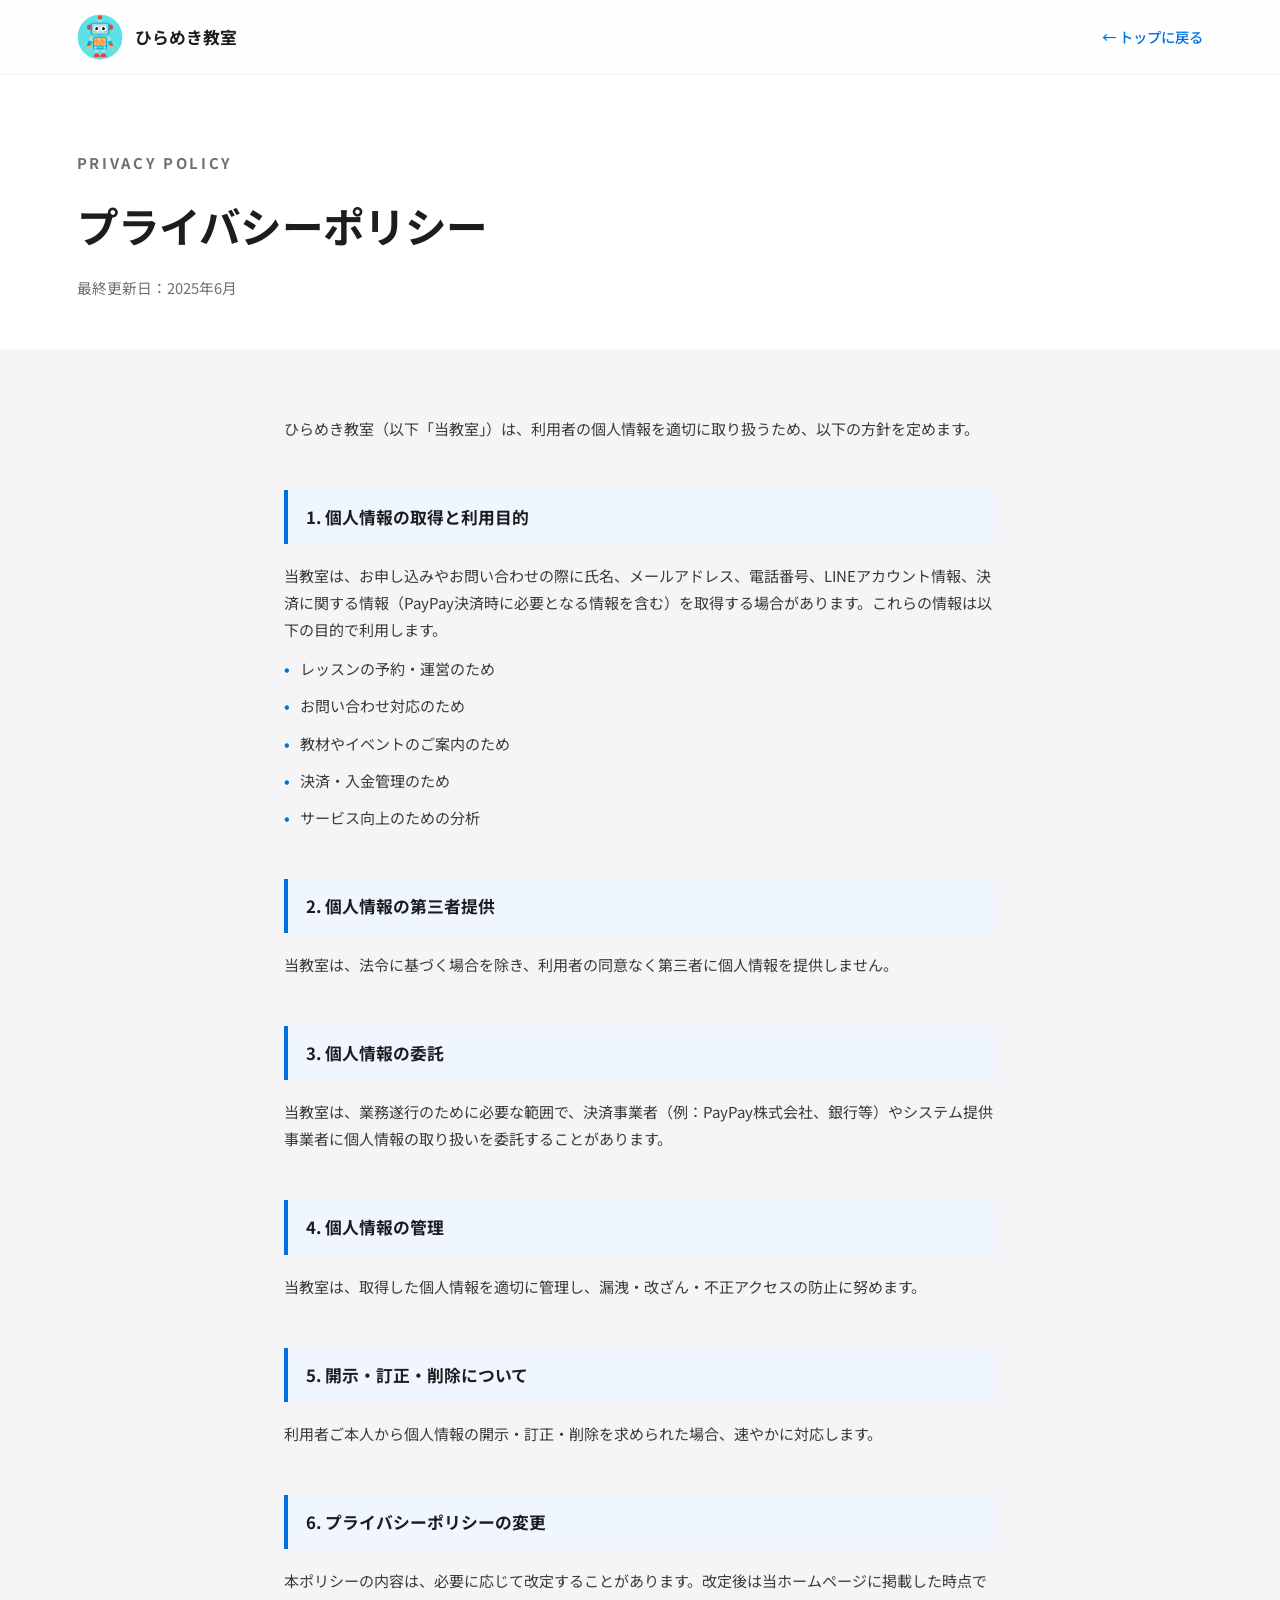
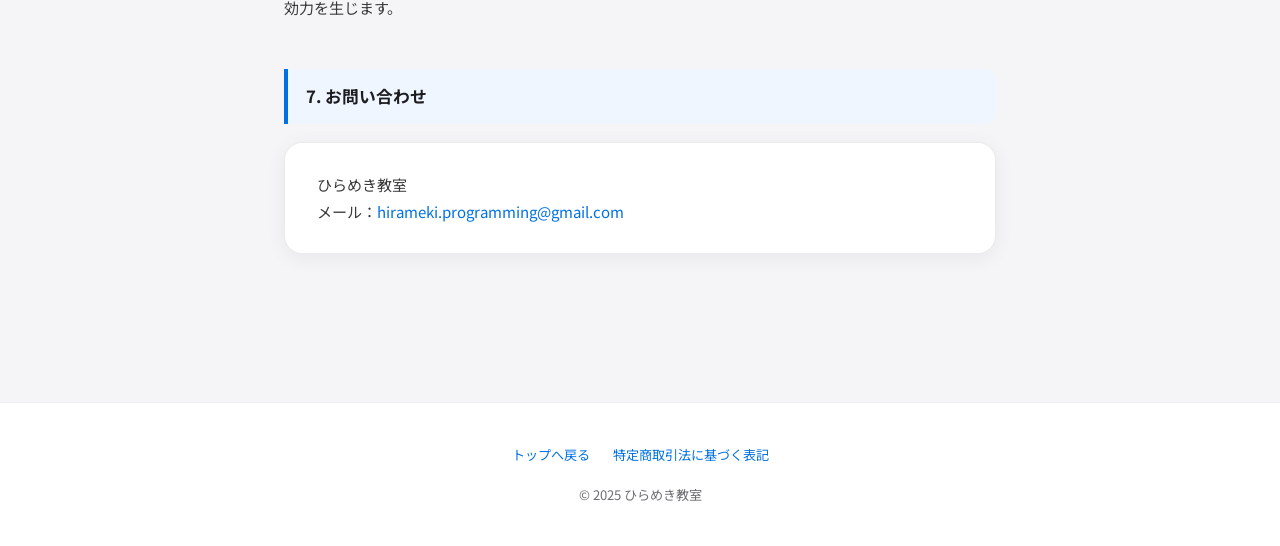
<file: privacy.html>
<!DOCTYPE html>
<html lang="ja">
<head>
<meta charset="UTF-8">
<meta name="viewport" content="width=device-width, initial-scale=1.0">
<title>プライバシーポリシー｜ひらめき教室</title>
<link rel="preconnect" href="https://fonts.googleapis.com">
<link href="https://fonts.googleapis.com/css2?family=Noto+Sans+JP:wght@400;500;700&display=swap" rel="stylesheet">
<style>
*{margin:0;padding:0;box-sizing:border-box;}
html{scroll-behavior:smooth;}
body{
  font-family:'Noto Sans JP',sans-serif;
  background:#f5f5f7;
  color:#1d1d1f;
  line-height:1.8;
}
header{
  position:fixed;top:0;left:0;width:100%;z-index:1000;
  display:flex;justify-content:space-between;align-items:center;
  padding:14px 6%;
  background:rgba(255,255,255,.88);
  backdrop-filter:blur(24px);
  border-bottom:1px solid rgba(0,0,0,.06);
}
.logo{display:flex;align-items:center;gap:12px;font-weight:700;font-size:1.05rem;color:#1d1d1f;text-decoration:none;}
.logo img{height:46px;width:auto;}
.back-link{
  text-decoration:none;color:#0071e3;font-size:.9rem;font-weight:500;
  display:flex;align-items:center;gap:6px;
  transition:opacity .2s;
}
.back-link:hover{opacity:.7;}
.page-hero{
  margin-top:74px;
  background:#fff;
  padding:64px 6% 48px;
  border-bottom:1px solid rgba(0,0,0,.06);
}
.page-label{
  font-size:.78rem;letter-spacing:.18em;text-transform:uppercase;
  color:#0071e3;font-weight:700;margin-bottom:12px;
}
.page-hero h1{font-size:clamp(1.8rem,4vw,2.6rem);font-weight:700;letter-spacing:-.02em;}
.page-hero p{margin-top:12px;color:#6e6e73;font-size:.92rem;}
main{
  max-width:760px;margin:0 auto;
  padding:64px 24px 100px;
}
.section{margin-bottom:48px;}
.section h2{
  font-size:1.05rem;font-weight:700;
  color:#1d1d1f;
  padding:12px 18px;
  background:#f0f6ff;
  border-left:4px solid #0071e3;
  border-radius:0 10px 10px 0;
  margin-bottom:18px;
}
.section p{font-size:.94rem;color:#3a3a3c;margin-bottom:12px;}
.section ul{
  list-style:none;padding:0;
  display:flex;flex-direction:column;gap:10px;
  margin-bottom:12px;
}
.section ul li{
  font-size:.94rem;color:#3a3a3c;
  display:flex;align-items:flex-start;gap:10px;
}
.section ul li::before{content:'•';color:#0071e3;font-weight:700;flex-shrink:0;}
.contact-box{
  background:#fff;border-radius:18px;
  padding:28px 32px;
  border:1px solid rgba(0,0,0,.08);
  box-shadow:0 4px 20px rgba(0,0,0,.06);
}
.contact-box p{margin:0;font-size:.94rem;}
.contact-box a{color:#0071e3;text-decoration:none;}
.contact-box a:hover{text-decoration:underline;}
footer{
  background:#fff;padding:40px 6%;
  border-top:1px solid rgba(0,0,0,.06);
  text-align:center;
}
footer p{font-size:.82rem;color:#6e6e73;}
footer a{color:#0071e3;text-decoration:none;margin:0 10px;}
footer a:hover{text-decoration:underline;}
@media(max-width:768px){
  .page-hero{padding:48px 5% 36px;}
  main{padding:48px 20px 80px;}
}
</style>
</head>
<body>
<header>
  <a href="index.html" class="logo">
    <img src="logo.png" alt="ひらめき教室">
    ひらめき教室
  </a>
  <a href="index.html" class="back-link">← トップに戻る</a>
</header>

<div class="page-hero">
  <p class="page-label">Privacy Policy</p>
  <h1>プライバシーポリシー</h1>
  <p>最終更新日：2025年6月</p>
</div>

<main>
  <div class="section">
    <p>ひらめき教室（以下「当教室」）は、利用者の個人情報を適切に取り扱うため、以下の方針を定めます。</p>
  </div>

  <div class="section">
    <h2>1. 個人情報の取得と利用目的</h2>
    <p>当教室は、お申し込みやお問い合わせの際に氏名、メールアドレス、電話番号、LINEアカウント情報、決済に関する情報（PayPay決済時に必要となる情報を含む）を取得する場合があります。これらの情報は以下の目的で利用します。</p>
    <ul>
      <li>レッスンの予約・運営のため</li>
      <li>お問い合わせ対応のため</li>
      <li>教材やイベントのご案内のため</li>
      <li>決済・入金管理のため</li>
      <li>サービス向上のための分析</li>
    </ul>
  </div>

  <div class="section">
    <h2>2. 個人情報の第三者提供</h2>
    <p>当教室は、法令に基づく場合を除き、利用者の同意なく第三者に個人情報を提供しません。</p>
  </div>

  <div class="section">
    <h2>3. 個人情報の委託</h2>
    <p>当教室は、業務遂行のために必要な範囲で、決済事業者（例：PayPay株式会社、銀行等）やシステム提供事業者に個人情報の取り扱いを委託することがあります。</p>
  </div>

  <div class="section">
    <h2>4. 個人情報の管理</h2>
    <p>当教室は、取得した個人情報を適切に管理し、漏洩・改ざん・不正アクセスの防止に努めます。</p>
  </div>

  <div class="section">
    <h2>5. 開示・訂正・削除について</h2>
    <p>利用者ご本人から個人情報の開示・訂正・削除を求められた場合、速やかに対応します。</p>
  </div>

  <div class="section">
    <h2>6. プライバシーポリシーの変更</h2>
    <p>本ポリシーの内容は、必要に応じて改定することがあります。改定後は当ホームページに掲載した時点で効力を生じます。</p>
  </div>

  <div class="section">
    <h2>7. お問い合わせ</h2>
    <div class="contact-box">
      <p>ひらめき教室<br>
      メール：<a href="mailto:hirameki.programming@gmail.com">hirameki.programming@gmail.com</a></p>
    </div>
  </div>
</main>

<footer>
  <p>
    <a href="index.html">トップへ戻る</a>
    <a href="tokutei.html">特定商取引法に基づく表記</a>
  </p>
  <p style="margin-top:16px;">© 2025 ひらめき教室</p>
</footer>
</body>
</html>
</file>
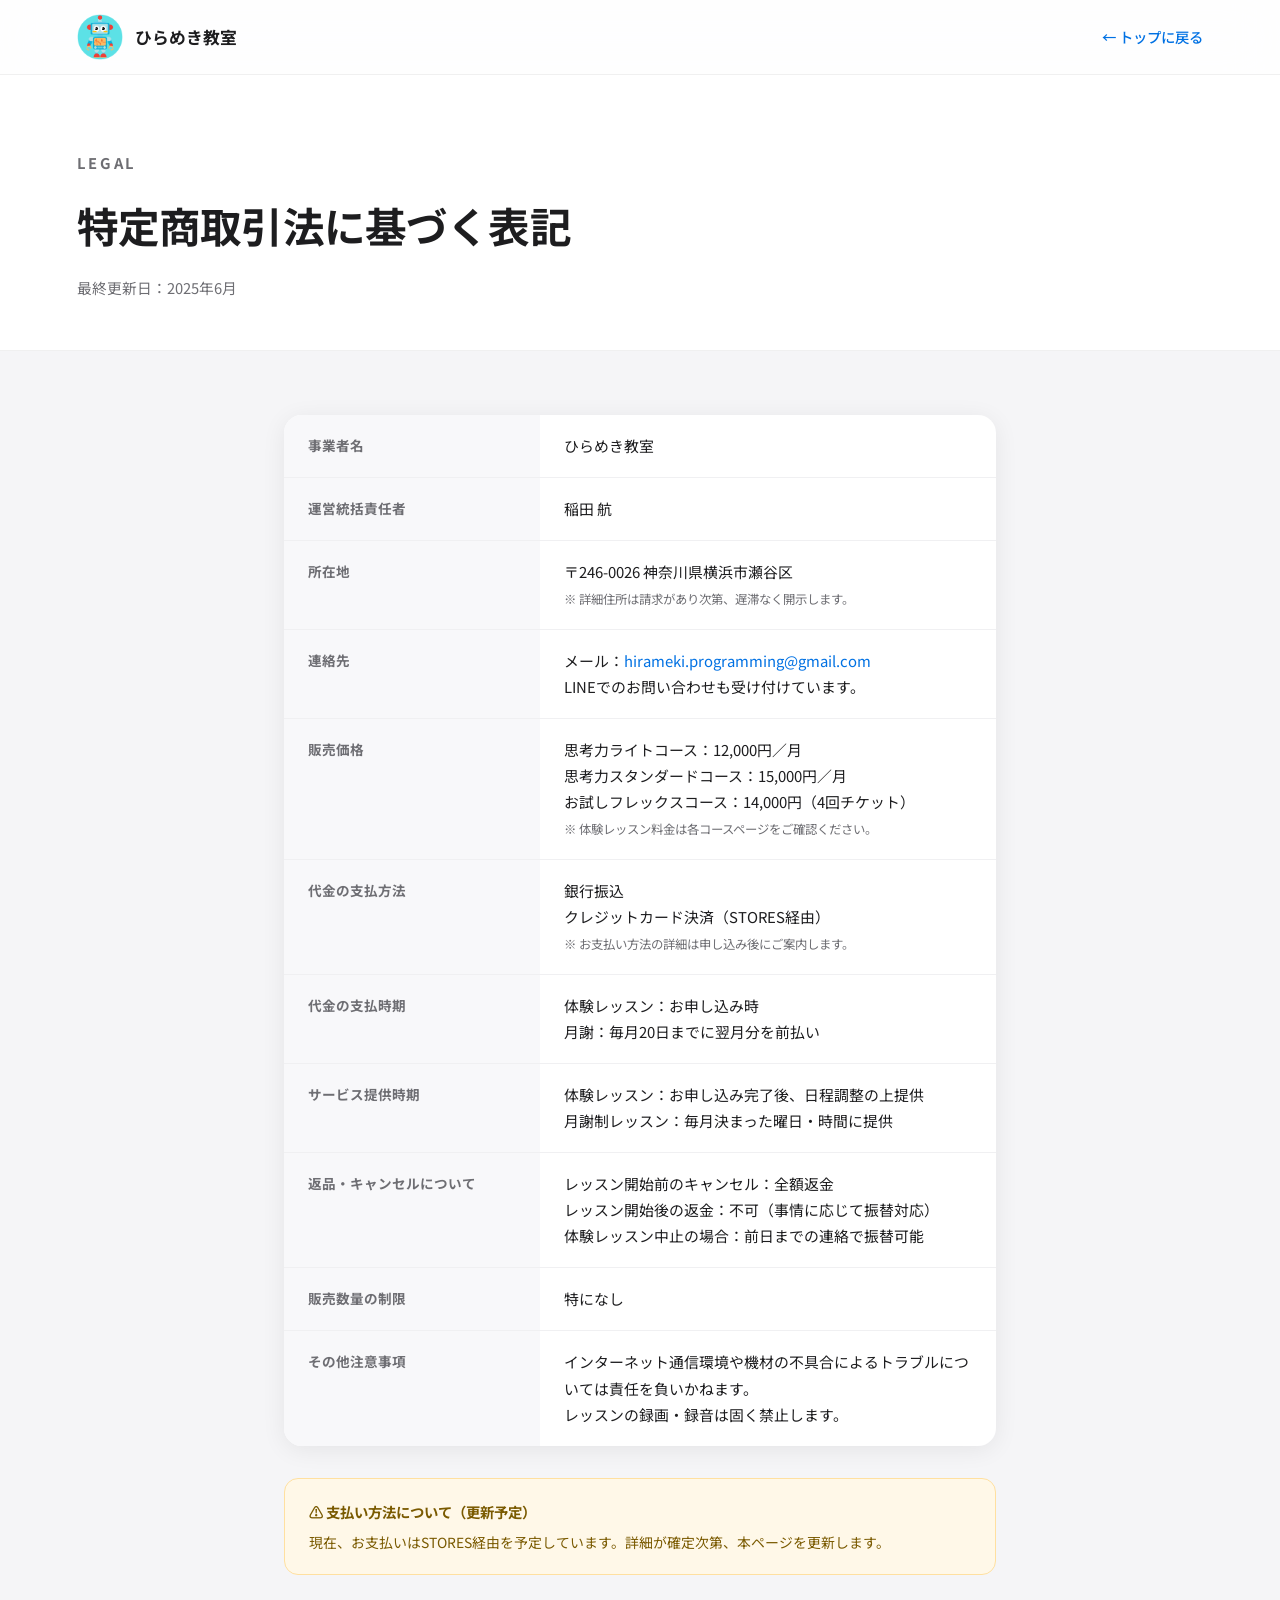
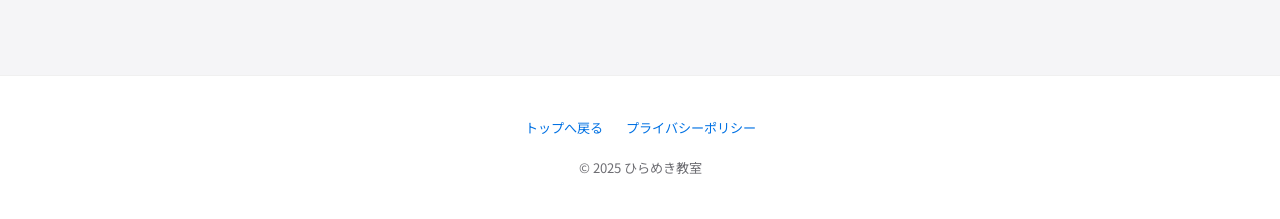
<file: tokutei.html>
<!DOCTYPE html>
<html lang="ja">
<head>
<meta charset="UTF-8">
<meta name="viewport" content="width=device-width, initial-scale=1.0">
<title>特定商取引法に基づく表記｜ひらめき教室</title>
<link rel="preconnect" href="https://fonts.googleapis.com">
<link href="https://fonts.googleapis.com/css2?family=Noto Sans+JP:wght@400;500;700&display=swap" rel="stylesheet">
<style>
*{margin:0;padding:0;box-sizing:border-box;}
html{scroll-behavior:smooth;}
body{
  font-family:'Noto Sans JP',sans-serif;
  background:#f5f5f7;
  color:#1d1d1f;
  line-height:1.8;
}
header{
  position:fixed;top:0;left:0;width:100%;z-index:1000;
  display:flex;justify-content:space-between;align-items:center;
  padding:14px 6%;
  background:rgba(255,255,255,.88);
  backdrop-filter:blur(24px);
  border-bottom:1px solid rgba(0,0,0,.06);
}
.logo{display:flex;align-items:center;gap:12px;font-weight:700;font-size:1.05rem;color:#1d1d1f;text-decoration:none;}
.logo img{height:46px;width:auto;}
.back-link{
  text-decoration:none;color:#0071e3;font-size:.9rem;font-weight:500;
  display:flex;align-items:center;gap:6px;
  transition:opacity .2s;
}
.back-link:hover{opacity:.7;}
.page-hero{
  margin-top:74px;
  background:#fff;
  padding:64px 6% 48px;
  border-bottom:1px solid rgba(0,0,0,.06);
}
.page-label{
  font-size:.78rem;letter-spacing:.18em;text-transform:uppercase;
  color:#0071e3;font-weight:700;margin-bottom:12px;
}
.page-hero h1{font-size:clamp(1.8rem,4vw,2.6rem);font-weight:700;letter-spacing:-.02em;}
.page-hero p{margin-top:12px;color:#6e6e73;font-size:.92rem;}
main{
  max-width:760px;margin:0 auto;
  padding:64px 24px 100px;
}
table{
  width:100%;border-collapse:collapse;
  background:#fff;border-radius:18px;overflow:hidden;
  box-shadow:0 4px 24px rgba(0,0,0,.07);
}
th,td{
  padding:18px 24px;
  text-align:left;
  border-bottom:1px solid #f0f0f2;
  font-size:.93rem;
  vertical-align:top;
}
th{
  width:36%;
  background:#f8f8fa;
  color:#6e6e73;
  font-weight:700;
  font-size:.85rem;
  white-space:nowrap;
}
td{color:#1d1d1f;line-height:1.75;}
td a{color:#0071e3;text-decoration:none;}
td a:hover{text-decoration:underline;}
tr:last-child th,tr:last-child td{border-bottom:none;}
.note{
  margin-top:32px;
  background:#fff8e8;
  border:1px solid #ffe0a0;
  border-radius:14px;
  padding:20px 24px;
  font-size:.87rem;
  color:#7a5a00;
  line-height:1.75;
}
.note strong{display:block;margin-bottom:6px;font-size:.9rem;}
footer{
  background:#fff;padding:40px 6%;
  border-top:1px solid rgba(0,0,0,.06);
  text-align:center;
}
footer p{font-size:.82rem;color:#6e6e73;}
footer a{color:#0071e3;text-decoration:none;margin:0 10px;}
footer a:hover{text-decoration:underline;}
@media(max-width:768px){
  .page-hero{padding:48px 5% 36px;}
  main{padding:48px 16px 80px;}
  th{width:42%;font-size:.8rem;padding:14px 16px;}
  td{padding:14px 16px;font-size:.88rem;}
}
</style>
</head>
<body>
<header>
  <a href="index.html" class="logo">
    <img src="logo.png" alt="ひらめき教室">
    ひらめき教室
  </a>
  <a href="index.html" class="back-link">← トップに戻る</a>
</header>

<div class="page-hero">
  <p class="page-label">Legal</p>
  <h1>特定商取引法に基づく表記</h1>
  <p>最終更新日：2025年6月</p>
</div>

<main>
  <table>
    <tr>
      <th>事業者名</th>
      <td>ひらめき教室</td>
    </tr>
    <tr>
      <th>運営統括責任者</th>
      <td>稲田 航</td>
    </tr>
    <tr>
      <th>所在地</th>
      <td>〒246-0026 神奈川県横浜市瀬谷区<br>
      <small style="color:#6e6e73;">※ 詳細住所は請求があり次第、遅滞なく開示します。</small></td>
    </tr>
    <tr>
      <th>連絡先</th>
      <td>メール：<a href="mailto:hirameki.programming@gmail.com">hirameki.programming@gmail.com</a><br>
      LINEでのお問い合わせも受け付けています。</td>
    </tr>
    <tr>
      <th>販売価格</th>
      <td>
        思考力ライトコース：12,000円／月<br>
        思考力スタンダードコース：15,000円／月<br>
        お試しフレックスコース：14,000円（4回チケット）<br>
        <small style="color:#6e6e73;">※ 体験レッスン料金は各コースページをご確認ください。</small>
      </td>
    </tr>
    <tr>
      <th>代金の支払方法</th>
      <td>
        銀行振込<br>
        クレジットカード決済（STORES経由）<br>
        <small style="color:#6e6e73;">※ お支払い方法の詳細は申し込み後にご案内します。</small>
      </td>
    </tr>
    <tr>
      <th>代金の支払時期</th>
      <td>
        体験レッスン：お申し込み時<br>
        月謝：毎月20日までに翌月分を前払い
      </td>
    </tr>
    <tr>
      <th>サービス提供時期</th>
      <td>
        体験レッスン：お申し込み完了後、日程調整の上提供<br>
        月謝制レッスン：毎月決まった曜日・時間に提供
      </td>
    </tr>
    <tr>
      <th>返品・キャンセルについて</th>
      <td>
        レッスン開始前のキャンセル：全額返金<br>
        レッスン開始後の返金：不可（事情に応じて振替対応）<br>
        体験レッスン中止の場合：前日までの連絡で振替可能
      </td>
    </tr>
    <tr>
      <th>販売数量の制限</th>
      <td>特になし</td>
    </tr>
    <tr>
      <th>その他注意事項</th>
      <td>
        インターネット通信環境や機材の不具合によるトラブルについては責任を負いかねます。<br>
        レッスンの録画・録音は固く禁止します。
      </td>
    </tr>
  </table>

  <div class="note">
    <strong>⚠️ 支払い方法について（更新予定）</strong>
    現在、お支払いはSTORES経由を予定しています。詳細が確定次第、本ページを更新します。
  </div>
</main>

<footer>
  <p>
    <a href="index.html">トップへ戻る</a>
    <a href="privacy.html">プライバシーポリシー</a>
  </p>
  <p style="margin-top:16px;">© 2025 ひらめき教室</p>
</footer>
</body>
</html>
</file>
